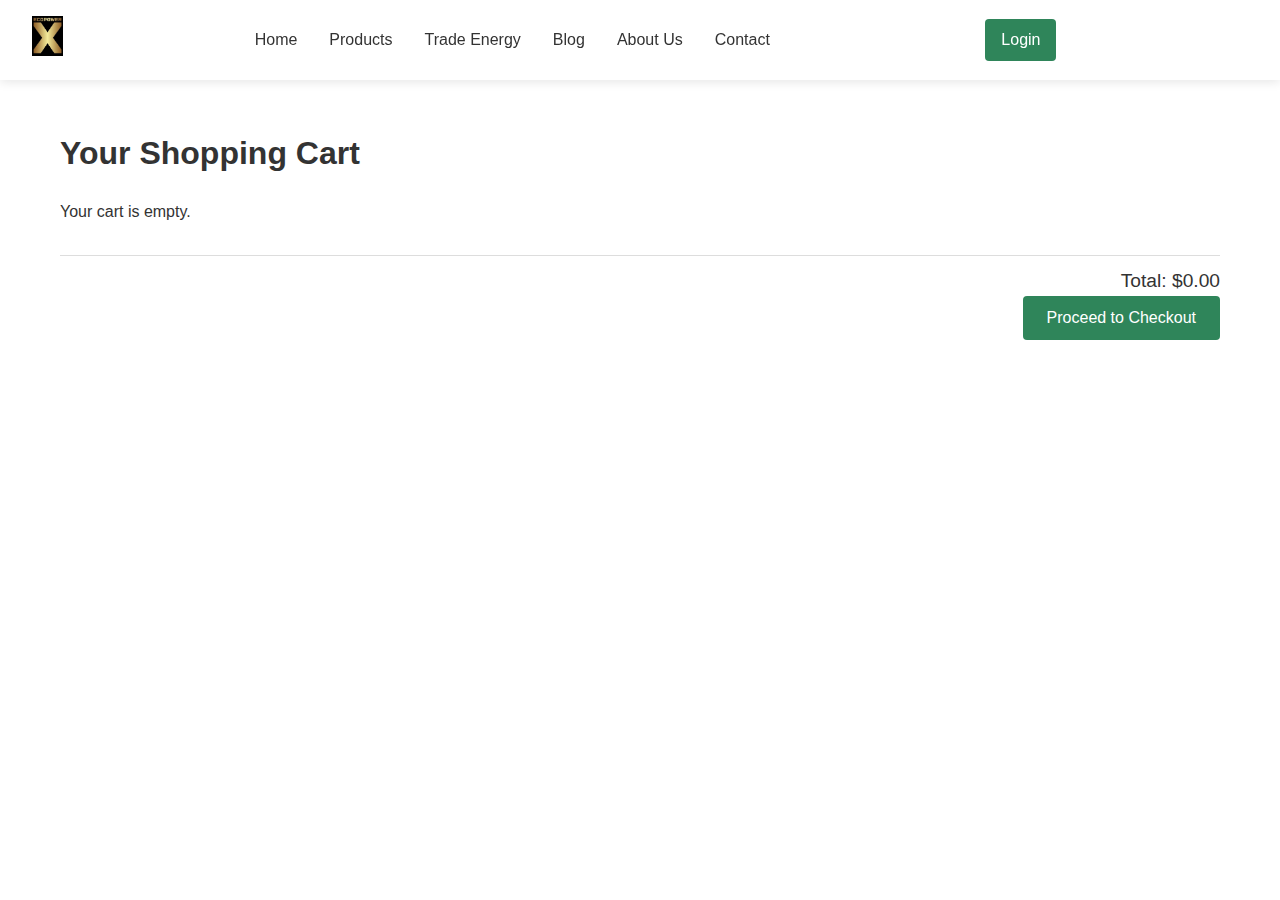
<file: cart.html>
<!DOCTYPE html>
<html lang="en">
<head>
  <meta charset="UTF-8" />
  <meta name="viewport" content="width=device-width, initial-scale=1.0"/>
  <title>Your Cart - EcoPowerX</title>
  <link rel="stylesheet" href="css/style.css" />
  <link rel="stylesheet" href="css/cart.css" />
</head>
<body>
      <nav class="navbar">
        <div class="nav-container">
            <a href="index.html" class="logo">
                <img src="images/logo.png" alt="EcoPowerX">
            </a>
            <ul class="nav-links">
                <li><a href="index.html">Home</a></li>
                <li><a href="products.html" class="active">Products</a></li>
                <li><a href="trade.html">Trade Energy</a></li>
                <li><a href="blog.html">Blog</a></li>
                <li><a href="about.html">About Us</a></li>
                <li><a href="contact.html">Contact</a></li>
            </ul>
            <div class="nav-icons">
                <a href="#search"><i class="fas fa-search"></i></a>
          
                <a href="#login" class="login-btn">Login</a>
            </div>
            <div class="mobile-menu-btn">
                <i class="fas fa-bars"></i>
            </div>
        </div>
    </nav>

  <main class="container" id ="cartMain">
    <br>
    <br>
    <br>
    <br>
    <br>
    <h1>Your Shopping Cart</h1>
    <div id="cartItemsContainer" class="cart-items"></div>
    <div class="cart-footer">
      <p>Total: $<span id="cartTotal">0.00</span></p>
      <button class="btn primary" id="checkoutBtn">Proceed to Checkout</button>
    </div>
  </main>

  <script>
    let cart = JSON.parse(localStorage.getItem("cart")) || [];

    const container = document.getElementById("cartItemsContainer");
    const totalSpan = document.getElementById("cartTotal");

    function updateCartUI() {
      container.innerHTML = "";
      let total = 0;

      if (cart.length === 0) {
        container.innerHTML = "<p>Your cart is empty.</p>";
        totalSpan.textContent = "0.00";
        return;
      }

      cart.forEach((item, index) => {
        total += item.price * item.quantity;
        container.innerHTML += `
          <div class="cart-item">
              <img src="${item.imgSrc}" alt="${item.title}">
              <div>
                  <p><strong>${item.title}</strong></p>
                  <p>$${item.price} x ${item.quantity}</p>
              </div>
              <button onclick="removeItem(${index})" class="btn secondary">Remove</button>
          </div>
        `;
      });

      totalSpan.textContent = total.toFixed(2);
    }

    function removeItem(index) {
      cart.splice(index, 1);
      localStorage.setItem("cart", JSON.stringify(cart));
      updateCartUI();
    }

    updateCartUI();
  </script>
</body>
</html>
</file>
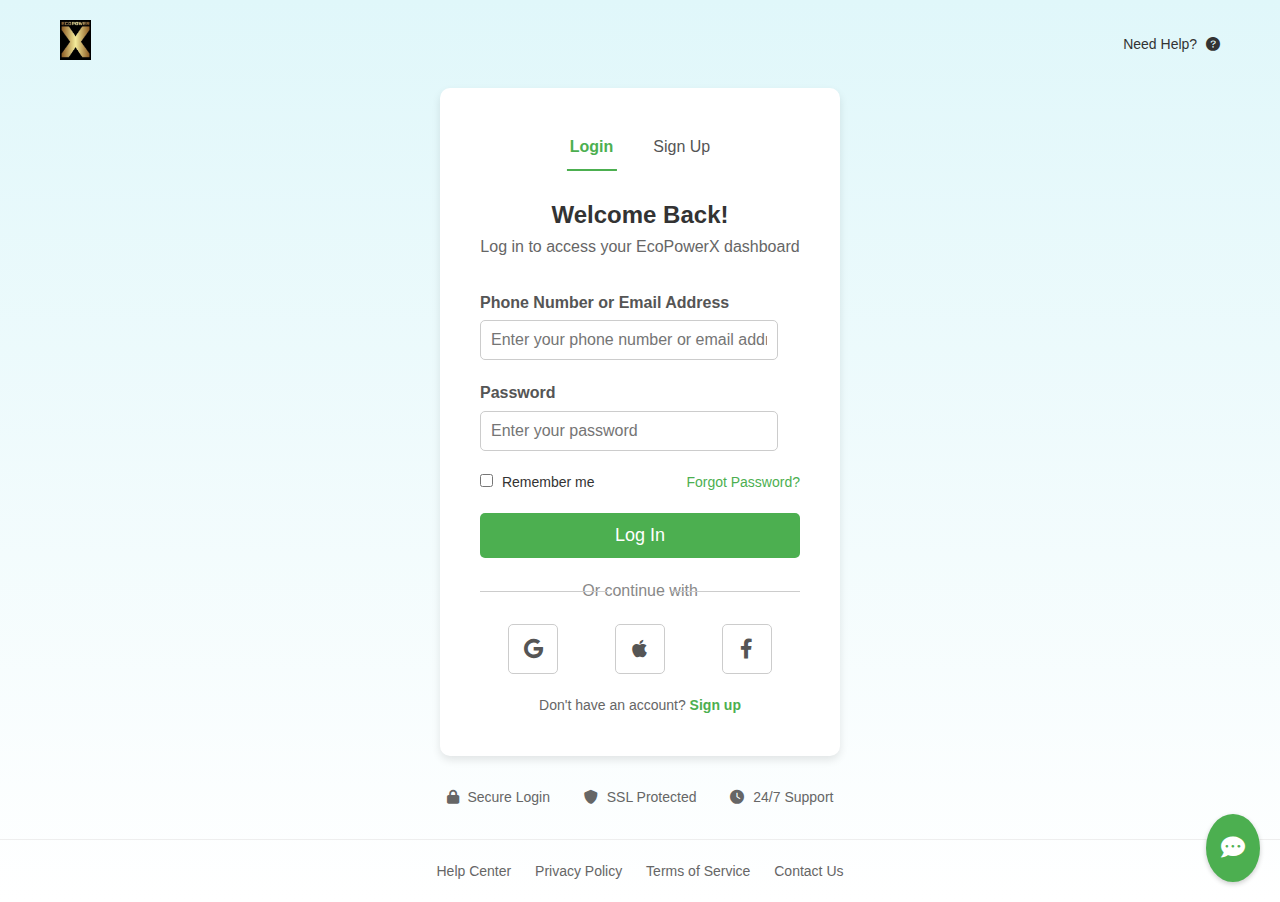
<file: login.html>
<!DOCTYPE html>
<html lang="en">
<head>
    <meta charset="UTF-8">
    <meta name="viewport" content="width=device-width, initial-scale=1.0">
    <title>Login - EcoPowerX</title>
    <link rel="stylesheet" href="css/style.css">
    <link rel="stylesheet" href="css/login.css">
    <link rel="stylesheet" href="https://cdnjs.cloudflare.com/ajax/libs/font-awesome/6.0.0/css/all.min.css">
</head>
<body>
    <div class="container">
        <header class="header">
            <a href="index.html" class="logo">
                <img src="images/logo.png" alt="EcoPowerX">
            </a>
            <div class="help-link">
                <a href="#">Need Help? <i class="fas fa-question-circle"></i></a>
            </div>
        </header>

        <main class="main-content">
            <div class="login-card">
                <div class="tabs">
                    <button type="button" class="tab active" id="loginTab">Login</button>
                    <button type="button" class="tab" id="signupTab">Sign Up</button>
                </div>
                <div class="welcome-message" id="loginWelcome">
                    <h2>Welcome Back!</h2>
                    <p>Log in to access your EcoPowerX dashboard</p>
                </div>
                <div class="welcome-message" id="signupWelcome" style="display:none;">
                    <h2>Create Your Account</h2>
                    <p>Sign up to start your EcoPowerX journey</p>
                </div>
                <form class="login-form" id="loginForm">
                    <div class="form-group">
                        <label for="login-identifier">Phone Number or Email Address</label>
                        <input type="text" id="login-identifier" placeholder="Enter your phone number or email address">
                    </div>
                    <div class="form-group">
                        <label for="password">Password</label>
                        <input type="password" id="password" placeholder="Enter your password">
                    </div>
                    <div class="options">
                        <label class="remember-me">
                            <input type="checkbox"> Remember me
                        </label>
                        <a href="#" class="forgot-password">Forgot Password?</a>
                    </div>
                    <button type="submit" class="btn login-btn">Log In</button>
                </form>
                <form class="login-form" id="signupForm" style="display:none;">
                    <div class="form-group">
                        <label for="signup-identifier">Phone Number or Email Address</label>
                        <input type="text" id="signup-identifier" placeholder="Enter your phone number or email address">
                    </div>
                    <div class="form-group">
                        <label for="signup-password">Password</label>
                        <input type="password" id="signup-password" placeholder="Create a password">
                    </div>
                    <div class="form-group">
                        <label for="signup-confirm-password">Confirm Password</label>
                        <input type="password" id="signup-confirm-password" placeholder="Confirm your password">
                    </div>
                    <button type="submit" class="btn login-btn">Sign Up</button>
                </form>
                <div class="or-divider">Or continue with</div>
                <div class="social-login">
                    <button class="social-btn google"><i class="fab fa-google"></i></button>
                    <button class="social-btn apple"><i class="fab fa-apple"></i></button>
                    <button class="social-btn facebook"><i class="fab fa-facebook-f"></i></button>
                </div>
                <div class="signup-link">
                    Don't have an account? <a href="#" id="signupLink">Sign up</a>
                </div>
            </div>
        </main>

        <section class="security-support">
            <span><i class="fas fa-lock"></i> Secure Login</span>
            <span><i class="fas fa-shield-alt"></i> SSL Protected</span>
            <span><i class="fas fa-clock"></i> 24/7 Support</span>
        </section>
    </div>

    <footer class="full-footer">
        <div class="footer-links">
            <a href="#">Help Center</a>
            <a href="#">Privacy Policy</a>
            <a href="#">Terms of Service</a>
            <a href="#">Contact Us</a>
        </div>
        <div class="chat-icon">
             <i class="fas fa-comment-dots"></i>
        </div>
    </footer>
</body>
</html>
</file>
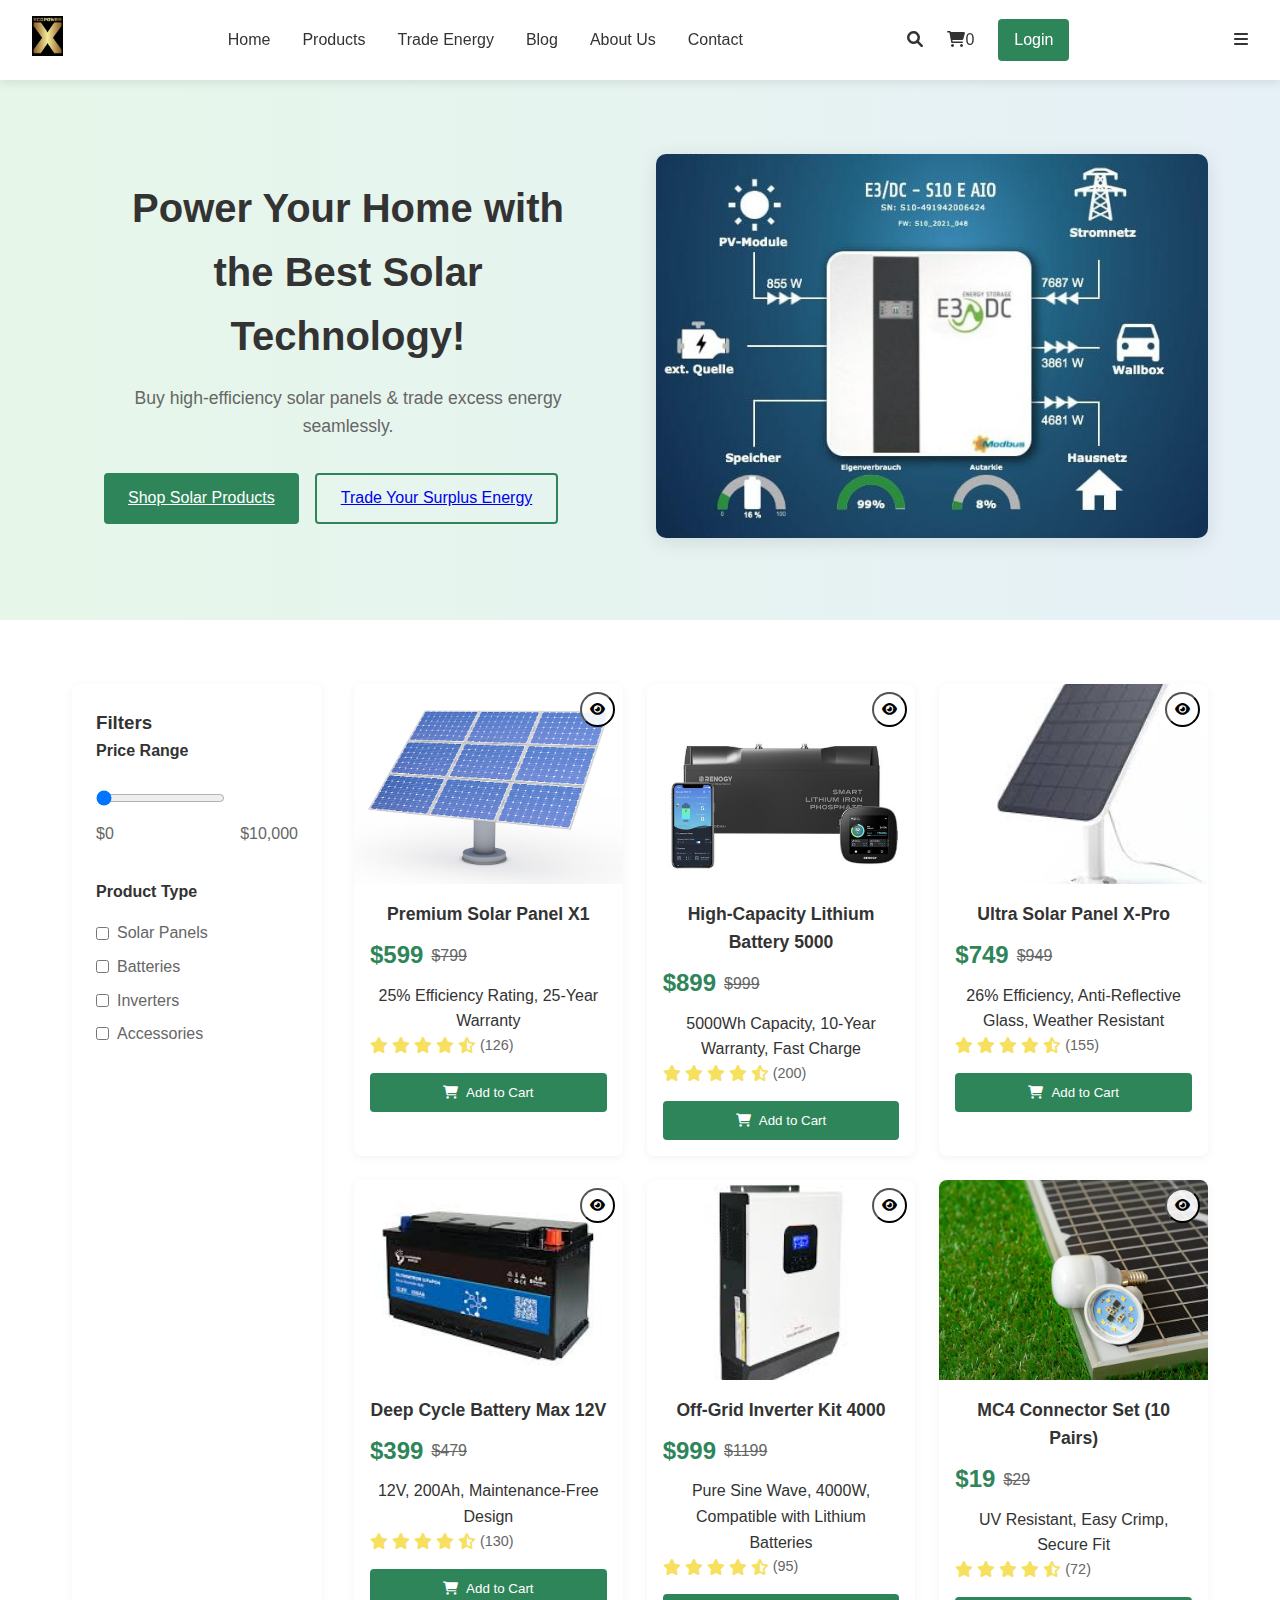
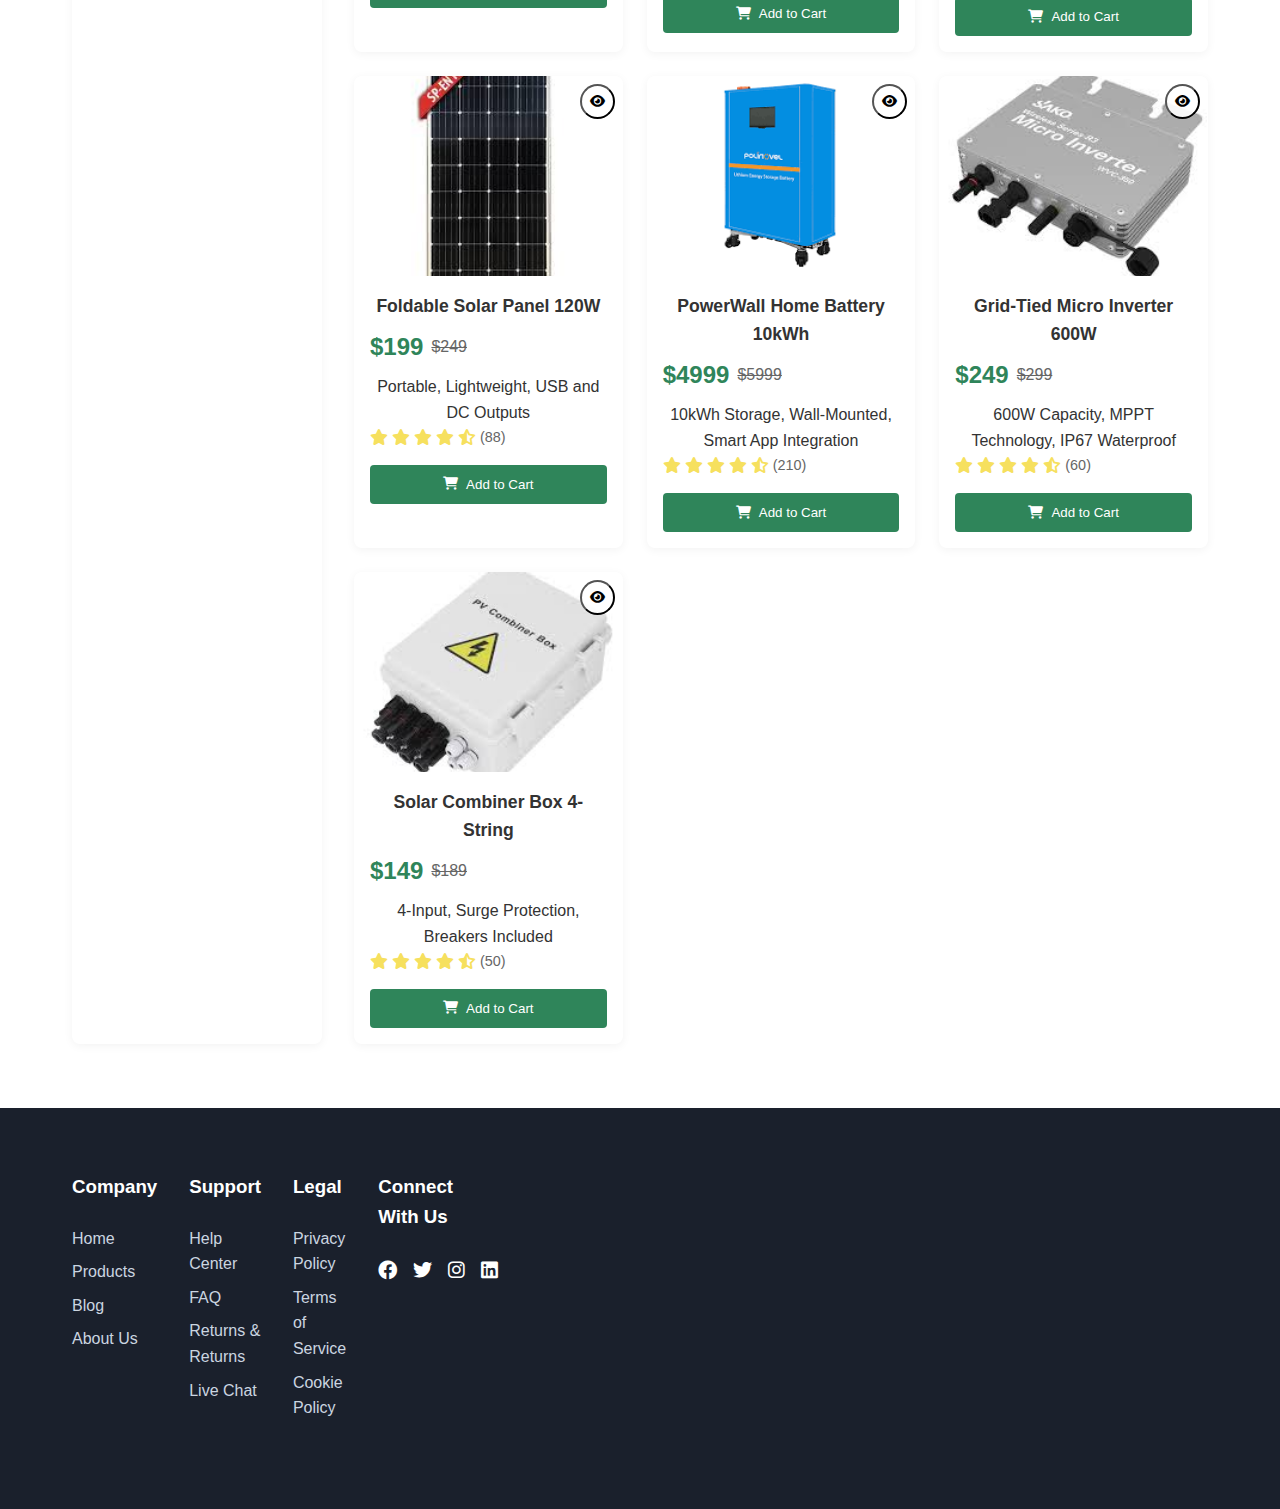
<file: products.html>
<!DOCTYPE html>
<html lang="en">
<head>
    <meta charset="UTF-8">
    <meta name="viewport" content="width=device-width, initial-scale=1.0">
    <title>Products - EcoPowerX</title>
    <link rel="stylesheet" href="css/style.css">
    <link rel="stylesheet" href="css/products.css">
    <link rel="stylesheet" href="css/grid.css">
    <link rel="stylesheet" href="css/cart.css">
    <!-- External Icon Library -->
    <link rel="stylesheet" href="https://cdnjs.cloudflare.com/ajax/libs/font-awesome/6.0.0/css/all.min.css">
</head>
<body>
    <!-- Main Navigation Component -->
    <nav class="navbar">
        <div class="nav-container">
            <a href="index.html" class="logo">
                <img src="images/logo.png" alt="EcoPowerX">
            </a>
            <ul class="nav-links">
                <li><a href="index.html">Home</a></li>
                <li><a href="products.html" class="active">Products</a></li>
                <li><a href="trade.html">Trade Energy</a></li>
                <li><a href="blog.html">Blog</a></li>
                <li><a href="about.html">About Us</a></li>
                <li><a href="contact.html">Contact</a></li>
            </ul>
            <div class="nav-icons">
                <a href="#search"><i class="fas fa-search"></i></a>
                <a href="cart.html"><i class="fas fa-shopping-cart"></i><span class="cart-count">0</span></a>
                <a href="#login" class="login-btn">Login</a>
            </div>
            <div class="mobile-menu-btn">
                <i class="fas fa-bars"></i>
            </div>
        </div>
    </nav>

    <!-- Hero Section Component -->
    <section class="hero">
        <div class="hero-container">
            <div class="hero-content">
                <h1>Power Your Home with the Best Solar Technology!</h1>
                <p>Buy high-efficiency solar panels & trade excess energy seamlessly.</p>
                <div class="hero-buttons">
                    <a href="#productsGrid" class="btn primary">Shop Solar Products</a>
                    <button class="btn secondary"><a href="trade.html">Trade Your Surplus Energy</a></button>
                </div>
            </div>
            <div class="hero-image">
                <img src="images/solar-dashboard.jpg" alt="Solar Dashboard">
            </div>
        </div>
    </section>

    <!-- Products Catalog Component -->
    <section class="products-section">
        <div class="container">
            <!-- Filter Sidebar Component -->
            <aside class="filters">
                <h3>Filters</h3>
                <div class="filter-group">
                    <h4>Price Range</h4>
                    <div class="price-slider">
                        <input type="range" id="priceRange" min="0" max="10000" value="0">
                        <div class="price-values">
                            <span id="minPrice">$0</span>
                            <span id="maxPrice">$10,000</span>
                        </div>
                    </div>
                </div>
                <div class="filter-group">
                    <h4>Product Type</h4>
                  <div class="checkbox-group">
                    <label><input type="checkbox" value="solar-panels"> Solar Panels</label>
                    <label><input type="checkbox" value="batteries"> Batteries</label>
                    <label><input type="checkbox" value="inverters"> Inverters</label>
                    <label><input type="checkbox" value="accessories"> Accessories</label>
                 </div>
            </aside>

            <!-- Products Grid Component -->
            <div class="products-grid" id="productsGrid">
                <!-- Dynamic Product Cards -->
            </div>
        </div>
    </section>


    <!-- Footer Grid Component -->
    <footer class="footer">
        <div class="container">
            <div class="footer-grid">
                <div class="footer-section">
                    <h3>Company</h3>
                    <ul>
                        <li><a href="#">Home</a></li>
                        <li><a href="#">Products</a></li>
                        <li><a href="#">Blog</a></li>
                        <li><a href="#">About Us</a></li>
                    </ul>
                </div>
                <div class="footer-section">
                    <h3>Support</h3>
                    <ul>
                        <li><a href="#">Help Center</a></li>
                        <li><a href="#">FAQ</a></li>
                        <li><a href="#">Returns & Returns</a></li>
                        <li><a href="#">Live Chat</a></li>
                    </ul>
                </div>
                <div class="footer-section">
                    <h3>Legal</h3>
                    <ul>
                        <li><a href="#">Privacy Policy</a></li>
                        <li><a href="#">Terms of Service</a></li>
                        <li><a href="#">Cookie Policy</a></li>
                    </ul>
                </div>
                <div class="footer-section">
                    <h3>Connect With Us</h3>
                    <div class="social-links">
                        <a href="#"><i class="fab fa-facebook"></i></a>
                        <a href="#"><i class="fab fa-twitter"></i></a>
                        <a href="#"><i class="fab fa-instagram"></i></a>
                        <a href="#"><i class="fab fa-linkedin"></i></a>
                    </div>
                </div>
            </div>
        </div>
    </footer>
 


    <script src="js/main.js"></script>
 

</body>
</html>
    <!-- JavaScript Dependencies -->
    <script src="js/main.js"></script>
    <script src="js/products.js"></script>
    <script src="js/cart.js"></script>

</body>

</html>
</file>
<file: css/cart.css>
/* Sidebar Cart Styles */
.cart-sidebar {
    position: fixed;
    right: 0;
    top: 0;
    width: 350px;
    height: 100%;
    background: #fff;
    box-shadow: -2px 0 5px rgba(0,0,0,0.2);
    padding: 20px;
    transform: translateX(100%);
    transition: transform 0.3s ease-in-out;
    z-index: 999;
    display: flex;
    flex-direction: column;
    justify-content: space-between;
}
#cartmain {
    position: relative;
    margin-top: 100%;
}


.cart-sidebar.visible {
    transform: translateX(0);
}

.cart-header {
    display: flex;
    justify-content: space-between;
    align-items: center;
}

.cart-items {
    flex-grow: 1;
    margin-top: 20px;
    overflow-y: auto;
}

.cart-item {
    display: flex;
    justify-content: space-between;
    margin-bottom: 15px;
    border-bottom: 1px solid #ddd;
    padding-bottom: 10px;
}

.cart-item img {
    width: 50px;
    height: 50px;
    object-fit: cover;
}

.cart-footer {
    border-top: 1px solid #ddd;
    padding-top: 10px;
}

.hidden {
    display: none;
}

.cart-items {
  display: flex;
  flex-direction: column;
  gap: 1rem;
  margin-top: 20px;
}

.cart-item {
  display: flex;
  gap: 15px;
  align-items: center;
  border-bottom: 1px solid #ddd;
  padding-bottom: 10px;
}

.cart-item img {
  width: 80px;
  height: 80px;
  object-fit: cover;
}

.cart-footer {
  margin-top: 30px;
  font-size: 1.2rem;
  text-align: right;
}
</file>
<file: css/login.css>
body {
    font-family: sans-serif;
    margin: 0;
    padding: 0;
    background: linear-gradient(to bottom, #e0f7fa, #ffffff);
    display: flex;
    flex-direction: column;
    min-height: 100vh;
    align-items: center;
}

.container {
    width: 100%;
    max-width: 1200px;
    margin: 0 auto;
    padding: 0 20px;
    display: flex;
    flex-direction: column;
    align-items: center;
}

.header {
    width: 100%;
    display: flex;
    justify-content: space-between;
    align-items: center;
    padding: 20px 0;
}

.logo img {
    height: 40px;
}

.help-link a {
    text-decoration: none;
    color: #333;
    font-size: 14px;
}

.help-link i {
    margin-left: 5px;
}

.main-content {
    flex-grow: 1;
    display: flex;
    justify-content: center;
    align-items: center;
    width: 100%;
}

.login-card {
    background-color: #fff;
    padding: 40px;
    border-radius: 10px;
    box-shadow: 0 4px 8px rgba(0, 0, 0, 0.1);
    text-align: center;
    width: 100%;
    max-width: 400px;
}

.tabs {
    display: flex;
    justify-content: center;
    margin-bottom: 30px;
}

.tab {
    background: none;
    border: none;
    padding: 10px 20px;
    cursor: pointer;
    font-size: 16px;
    color: #555;
    position: relative;
}

.tab.active {
    color: #4CAF50;
    font-weight: bold;
}

.tab.active::after {
    content: '';
    position: absolute;
    bottom: -5px;
    left: 50%;
    transform: translateX(-50%);
    width: 60%;
    height: 2px;
    background-color: #4CAF50;
}

.welcome-message h2 {
    margin-top: 0;
    color: #333;
}

.welcome-message p {
    color: #666;
    margin-bottom: 30px;
}

.form-group {
    text-align: left;
    margin-bottom: 20px;
}

.form-group label {
    display: block;
    margin-bottom: 5px;
    font-weight: bold;
    color: #555;
}

.form-group input {
    width: calc(100% - 22px);
    padding: 10px;
    border: 1px solid #ccc;
    border-radius: 5px;
    font-size: 16px;
}

.options {
    display: flex;
    justify-content: space-between;
    align-items: center;
    margin-bottom: 20px;
    font-size: 14px;
}

.remember-me input {
    margin-right: 5px;
}

.forgot-password {
    text-decoration: none;
    color: #4CAF50;
}

.btn.login-btn {
    background-color: #4CAF50;
    color: white;
    padding: 12px 20px;
    border: none;
    border-radius: 5px;
    cursor: pointer;
    font-size: 18px;
    width: 100%;
    margin-bottom: 20px;
}

.or-divider {
    margin-bottom: 20px;
    color: #888;
    position: relative;
}

.or-divider::before, .or-divider::after {
    content: '';
    position: absolute;
    top: 50%;
    width: 40%;
    height: 1px;
    background-color: #ccc;
}

.or-divider::before {
    left: 0;
}

.or-divider::after {
    right: 0;
}

.social-login {
    display: flex;
    justify-content: space-around;
    margin-bottom: 20px;
}

.social-btn {
    background: none;
    border: 1px solid #ccc;
    border-radius: 5px;
    padding: 10px;
    cursor: pointer;
    font-size: 20px;
    width: 50px;
    height: 50px;
    display: flex;
    justify-content: center;
    align-items: center;
    color: #555;
}

.signup-link {
    font-size: 14px;
    color: #666;
}

.signup-link a {
    text-decoration: none;
    color: #4CAF50;
    font-weight: bold;
}

.security-support {
    width: 100%;
    text-align: center;
    margin-top: 30px;
    margin-bottom: 30px;
    color: #666;
    font-size: 14px;
}

.security-support span {
    margin: 0 15px;
}

.security-support i {
    margin-right: 5px;
}

.full-footer {
    width: 100%;
    display: flex;
    justify-content: center;
    align-items: center;
    padding: 20px 0;
    border-top: 1px solid #eee;
    color: #666;
    font-size: 14px;
    position: relative;
}

.footer-links a {
    text-decoration: none;
    color: #666;
    margin: 0 10px;
}

.chat-icon {
     position: absolute;
     right: 20px;
     bottom: 20px;
     background-color: #4CAF50;
     color: white;
     border-radius: 50%;
     padding: 15px;
     font-size: 24px;
     cursor: pointer;
     box-shadow: 0 2px 5px rgba(0,0,0,0.2);
}
</file>
<file: css/products.css>
/* Products Page Specific Styles */
.hero {
    background: linear-gradient(to right, #e6f7e9, #e6f0f7);
    padding: 4rem 0;
}

.hero-container {
    max-width: 1200px;
    margin: 0 auto;
    padding: 0 1rem;
    display: grid;
    grid-template-columns: 1fr 1fr;
    gap: 2rem;
    align-items: center;
}

.hero-content h1 {
    font-size: 2.5rem;
    margin-bottom: 1rem;
    color: #333;
}

.hero-content p {
    font-size: 1.1rem;
    color: #666;
    margin-bottom: 2rem;
}

.hero-buttons {
    display: flex;
    gap: 1rem;
}

.hero-image img {
    width: 100%;
    border-radius: 10px;
    box-shadow: 0 4px 20px rgba(0, 0, 0, 0.1);
}

/* Products Section */
.products-section {
    padding: 4rem 0;
}

.container {
    max-width: 1200px;
    margin: 0 auto;
    padding: 0 1rem;
    display: grid;
    grid-template-columns: 250px 1fr;
    gap: 2rem;
}

/* Filters */
.filters {
    background: white;
    padding: 1.5rem;
    border-radius: 8px;
    box-shadow: 0 2px 10px rgba(0, 0, 0, 0.05);
}

.filter-group {
    margin-bottom: 1.5rem;
}

.filter-group h4 {
    margin-bottom: 1rem;
    color: #333;
}

.price-slider {
    padding: 0.5rem 0;
}

.price-values {
    display: flex;
    justify-content: space-between;
    margin-top: 0.5rem;
    color: #666;
}

.checkbox-group {
    display: flex;
    flex-direction: column;
    gap: 0.5rem;
}

.checkbox-group label {
    display: flex;
    align-items: center;
    gap: 0.5rem;
    color: #666;
    cursor: pointer;
}

/* Products Grid */
.products-grid {
    display: grid;
    grid-template-columns: repeat(auto-fill, minmax(250px, 1fr));
    gap: 1.5rem;
}

.product-card {
    background: white;
    border-radius: 8px;
    overflow: hidden;
    box-shadow: 0 2px 10px rgba(0, 0, 0, 0.05);
    transition: transform 0.3s ease;
}

.product-card:hover {
    transform: translateY(-5px);
}

.product-image {
    position: relative;
    height: 200px;
}

.product-image img {
    width: 100%;
    height: 100%;
    object-fit: cover;
}

.quick-view {
    position: absolute;
    top: 0.5rem;
    right: 0.5rem;
    background: rgba(255, 255, 255, 0.9);
    border-radius: 50%;
    width: 35px;
    height: 35px;
    display: flex;
    align-items: center;
    justify-content: center;
    cursor: pointer;
    transition: background 0.3s ease;
}

.product-info {
    padding: 1rem;
}

.product-title {
    font-size: 1.1rem;
    margin-bottom: 0.5rem;
    color: #333;
}

.product-price {
    display: flex;
    align-items: center;
    gap: 0.5rem;
    margin-bottom: 0.5rem;
}

.current-price {
    font-size: 1.5rem;
    font-weight: bold;
    color: #2f855a;
}

.original-price {
    color: #666;
    text-decoration: line-through;
}

.product-rating {
    display: flex;
    align-items: center;
    gap: 0.25rem;
    margin-bottom: 1rem;
}

.star {
    color: #f6e05e;
}

.review-count {
    color: #666;
    font-size: 0.9rem;
}

.add-to-cart {
    width: 100%;
    padding: 0.75rem;
    background: #2f855a;
    color: white;
    border: none;
    border-radius: 4px;
    cursor: pointer;
    display: flex;
    align-items: center;
    justify-content: center;
    gap: 0.5rem;
    transition: background 0.3s ease;
}

.add-to-cart:hover {
    background: #276749;
}

/* Responsive Design */
@media (max-width: 968px) {
    .hero-container {
        grid-template-columns: 1fr;
    }

    .container {
        grid-template-columns: 1fr;
    }

    .filters {
        position: sticky;
        top: 0;
    }
}
</file>
<file: css/grid.css>
/* Grid System Configuration */
:root {
    --container-padding: 2rem;
    --container-max-width: 1200px;
}

/* Container Layout Properties */
.container {
    max-width: var(--container-max-width);
    margin: 0 auto;
    padding: 0 var(--container-padding);
}

/* Grid Layout Definitions */
.product-grid,
.steps-grid,
.benefits-grid,
.testimonial-grid,
.footer-grid {
    display: grid;
    gap: 2rem;
}

/* Desktop Layout Configuration (1200px and above) */
@media (min-width: 1200px) {
    .product-grid {
        grid-template-columns: repeat(3, 1fr);
    }
    .steps-grid {
        grid-template-columns: repeat(3, 1fr);
    }
    .benefits-grid {
        grid-template-columns: repeat(3, 1fr);
    }
    .testimonial-grid {
        grid-template-columns: repeat(3, 1fr);
    }
    .footer-grid {
        grid-template-columns: repeat(4, 1fr);
    }
}

/* Tablet Layout Configuration (768px to 1199px) */
@media (max-width: 1199px) and (min-width: 768px) {
    .product-grid {
        grid-template-columns: repeat(2, 1fr);
    }
    .steps-grid {
        grid-template-columns: repeat(2, 1fr);
    }
    .benefits-grid {
        grid-template-columns: repeat(2, 1fr);
    }
    .testimonial-grid {
        grid-template-columns: repeat(2, 1fr);
    }
    .footer-grid {
        grid-template-columns: repeat(2, 1fr);
    }
}

/* Mobile Layout Configuration (767px and below) */
@media (max-width: 767px) {
    .product-grid,
    .steps-grid,
    .benefits-grid,
    .testimonial-grid,
    .footer-grid {
        grid-template-columns: 1fr;
    }
    
    .container {
        padding: 0 1rem;
    }
}

/* Card Component Layout Properties */
.product-card,
.step-card,
.benefit-card,
.testimonial-card {
    height: 100%;
    display: flex;
    flex-direction: column;
}

/* Hero Section Layout Properties */
.hero-content,
.hero-container {
    max-width: var(--container-max-width);
    margin: 0 auto;
    padding: 0 var(--container-padding);
}

/* Mobile Navigation Layout Properties */
@media (max-width: 767px) {
    .nav-container {
        padding: 0 1rem;
    }
    
    .nav-links {
        padding: 1rem;
    }
}

/* Table Component Responsive Properties */
.listings-table {
    overflow-x: auto;
    -webkit-overflow-scrolling: touch;
}

/* Form Component Layout Properties */
.form-container {
    max-width: 600px;
    margin: 0 auto;
    padding: 2rem;
}

/* Mobile Form Layout Properties */
@media (max-width: 767px) {
    .form-container {
        padding: 1rem;
    }
}
</file>
<file: css/style.css>
/* --- Global and Base Styles --- */
/* These rules reset and establish basic styles for the entire document. */
* {
    margin: 0;
    padding: 0;
    box-sizing: border-box;
}

body {
    font-family: 'Arial', sans-serif;
    line-height: 1.6;
    color: #333;
}

.container {
    max-width: 1200px;
    margin: 0 auto;
    padding: 0 20px;
}

/* --- Navigation (Navbar) --- */
/* Styles for the top navigation bar. */
.navbar {
    position: fixed;
    top: 0;
    left: 0;
    width: 100%;
    background: white;
    box-shadow: 0 2px 10px rgba(0, 0, 0, 0.1);
    z-index: 1000;
}

.nav-container {
    display: flex;
    justify-content: space-between;
    align-items: center;
    padding: 1rem 2rem;
}

.logo img {
    height: 40px;
}

.nav-links {
    display: flex;
    gap: 2rem;
    list-style: none;
}

.nav-links a {
    text-decoration: none;
    color: #333;
    font-weight: 500;
    transition: color 0.3s ease;
}

.nav-links a:hover {
    color: #2f855a;
}

.nav-icons {
    display: flex;
    align-items: center;
    gap: 1.5rem;
}

.nav-icons a {
    color: #333;
    text-decoration: none;
}

.login-btn {
    padding: 0.5rem 1rem;
    background: #2f855a;
    color: white !important;
    border-radius: 4px;
    transition: background 0.3s ease;
}

.login-btn:hover {
    background: #276749;
}

/* --- Hero Section (Main) --- */
/* Styles for the first visually prominent section of the page. */
.hero {
    margin-top: 80px;
    background: url('/images/main.jpg');
    background-size: cover;
    background-position: center;
    height: 60vh;
    min-height: 350px;
    max-height: 700px;
    display: flex;
    flex-direction: column;
    align-items: center;
    justify-content: center;
    text-align: center;
    color: white;
}

.hero-content {
    max-width: 800px;
    margin: 0 auto;
    padding: 0 20px;
}

.hero h1 {
    font-size: 3.5rem;
    margin-bottom: 1rem;
}

.hero h2 {
    font-size: 2.5rem;
    margin-bottom: 1.5rem;
}

.hero p {
    font-size: 1.2rem;
    margin-bottom: 2rem;
}

/* --- General Buttons --- */
/* Styles for different types of buttons. */
.btn {
    padding: 0.8rem 1.5rem;
    border: none;
    border-radius: 4px;
    font-size: 1rem;
    cursor: pointer;
    transition: all 0.3s ease;
}

.btn.primary {
    background: #2f855a;
    color: white;
}

.btn.primary:hover {
    background: #276749;
}

.btn.secondary {
    background: transparent;
    border: 2px solid #2f855a;
    color: #2f855a;
    align-items: center;
}

.btn.secondary:hover {
    background: white;
    color: #2f855a;
}

#viewAllProducts {
    display: flex;
    justify-content: center;
    margin-bottom: 2%;
}

/* --- Featured Products --- */
/* Styles for the section displaying main products. */
.featured-products {
    padding: 4rem 0;
}

.featured-products h2 {
    text-align: center;
    margin-bottom: 3rem;
}

.product-grid {
    display: grid;
    grid-template-columns: repeat(auto-fit, minmax(300px, 1fr));
    gap: 2rem;
    margin-bottom: 2rem;
}

.product-card {
    background: white;
    border-radius: 8px;
    overflow: hidden;
    box-shadow: 0 2px 10px rgba(0, 0, 0, 0.1);
    transition: transform 0.3s ease;
}

.product-card:hover {
    transform: translateY(-5px);
}

.product-card img {
    width: 100%;
    height: 200px;
    object-fit: cover;
}

.product-info {
    padding: 1.5rem;
    text-align: center;
}

.product-info h3 {
    margin-bottom: 0.5rem;
}

.price {
    font-size: 1.5rem;
    color: #2f855a;
    font-weight: bold;
    margin-bottom: 1rem;
}

/* --- How It Works Section --- */
/* Styles to explain steps or a process. */
.how-it-works {
    background: #f7fafc;
    padding: 4rem 0;
}

.floating-help {
    position: fixed;
    bottom: 20px;
    right: 20px;
    background-color: #fff3cd;
    color: #856404;
    padding: 15px 20px;
    border: 1px solid #ffeeba;
    border-radius: 10px;
    box-shadow: 0 2px 8px rgba(0, 0, 0, 0.2);
    z-index: 9999;
    font-size: 16px;
}

.steps-grid {
    display: grid;
    grid-template-columns: repeat(auto-fit, minmax(250px, 1fr));
    gap: 2rem;
    margin-top: 3rem;
}

.step-card {
    text-align: center;
    padding: 2rem;
}

.step-icon {
    font-size: 2.5rem;
    color: #2f855a;
    margin-bottom: 1rem;
}

/* --- Benefits Section --- */
/* Styles to highlight advantages or benefits. */
.benefits {
    padding: 4rem 0;
}

.benefits-grid {
    display: grid;
    grid-template-columns: repeat(auto-fit, minmax(250px, 1fr));
    gap: 2rem;
    margin-top: 3rem;
}

.benefit-card {
    text-align: center;
    padding: 2rem;
    background: white;
    border-radius: 8px;
    box-shadow: 0 2px 10px rgba(0, 0, 0, 0.1);
}

.benefit-card i {
    font-size: 2rem;
    color: #2f855a;
    margin-bottom: 1rem;
}

/* --- Testimonials --- */
/* Styles for the client testimonials section. */
.testimonials {
    background: #f7fafc;
    padding: 4rem 0;
}

.testimonial-grid {
    display: grid;
    grid-template-columns: repeat(auto-fit, minmax(300px, 1fr));
    gap: 2rem;
    margin-top: 3rem;
}

.testimonial-card {
    background: white;
    padding: 2rem;
    border-radius: 8px;
    box-shadow: 0 2px 10px rgba(0, 0, 0, 0.1);
}

.customer-info {
    display: flex;
    align-items: center;
    margin-bottom: 1rem;
}

.customer-info img {
    width: 50px;
    height: 50px;
    border-radius: 50%;
    margin-right: 1rem;
}

.rating {
    color: #f6ad55;
    margin-top: 1rem;
}

/* --- Call to Action (CTA) Section --- */
/* Styles to prompt the user to take an action. */
.cta {
    background: #2f855a;
    color: white;
    padding: 4rem 0;
    text-align: center;
}

.cta h2 {
    margin-bottom: 2rem;
}

.cta-buttons {
    display: flex;
    justify-content: center;
    gap: 1rem;
}

/* --- Footer --- */
/* Styles for the website footer. */
.footer {
    background: #1a202c;
    color: white;
    padding: 4rem 0 2rem;
}

.footer-grid {
    display: grid;
    grid-template-columns: repeat(auto-fit, minmax(200px, 1fr));
    gap: 2rem;
    margin-bottom: 3rem;
}

.footer-section h3 {
    margin-bottom: 1.5rem;
}

.footer-section ul {
    list-style: none;
}

.footer-section ul li {
    margin-bottom: 0.5rem;
}

.footer-section a {
    color: #cbd5e0;
    text-decoration: none;
    transition: color 0.3s ease;
}

.footer-section a:hover {
    color: white;
}

.newsletter-form {
    display: flex;
    gap: 0.5rem;
}

.newsletter-form input {
    padding: 0.5rem;
    border: none;
    border-radius: 4px;
    flex-grow: 1;
}

.footer-bottom {
    border-top: 1px solid #2d3748;
    padding-top: 2rem;
    display: flex;
    justify-content: space-between;
    align-items: center;
}

.social-links {
    display: flex;
    gap: 1rem;
}

.social-links a {
    color: white;
    font-size: 1.2rem;
    transition: color 0.3s ease;
}

.social-links a:hover {
    color: #2f855a;
}

/* --- Responsive Design (Media Queries) --- */
/* Rules that adjust the layout for different screen sizes. */
@media (max-width: 768px) {
    .nav-links {
        display: none; /* Hides navigation links on small screens */
    }

    .mobile-menu-btn {
        display: block; /* Shows a button for the mobile menu */
    }

    .hero h1 {
        font-size: 2.5rem;
    }

    .hero h2 {
        font-size: 1.8rem;
    }

    .cta-buttons {
        flex-direction: column; /* Stacks CTA buttons vertically */
    }

    .footer-bottom {
        flex-direction: column; /* Stacks footer elements vertically */
        text-align: center;
        gap: 1rem;
    }
}
/* AI Assistant styles  */
.ai-assistant-btn {
  position: fixed;
  bottom: 20px;
  right: 20px;
  background-color: #2f855a;
  color: white;
  border: none;
  padding: 12px 16px;
  border-radius: 50px;
  font-size: 16px;
  cursor: pointer;
  z-index: 1000;
}

.ai-chat-box {
  position: fixed;
  bottom: 80px;
  right: 20px;
  width: 300px;
  background: white;
  border: 1px solid #ccc;
  border-radius: 8px;
  z-index: 1000;
  box-shadow: 0 4px 8px rgba(0,0,0,0.2);
  display: flex;
  flex-direction: column;
}

.ai-header {
  background: #2f855a;
  color: white;
  padding: 10px;
  font-weight: bold;
  display: flex;
  justify-content: space-between;
  align-items: center;
}

.ai-messages {
  padding: 10px;
  height: 200px;
  overflow-y: auto;
  font-size: 14px;
}

#aiUserInput {
  padding: 10px;
  border: none;
  border-top: 1px solid #ccc;
  width: 100%;
  box-sizing: border-box;
}

#aiSend {
  background: #2f855a;
  color: white;
  border: none;
  padding: 10px;
  width: 100%;
  cursor: pointer;
}

#featuredProducts .product-card {
  width: 90%; /* Increase width */
  padding: 20px; /* More padding */
  font-size: 1.1rem; /* Slightly larger text */
}

#featuredProducts .product-card img {
  max-width: 90%;
  height: auto;
  transform: scale(1.1); /* Slight zoom on image */
}

#featuredProducts h3 {
  font-size: 1.3rem;
}

#featuredProducts .price {
  font-size: 1.4rem;
  font-weight: bold;
}

#featuredProducts button {
  font-size: 1rem;
  padding: 10px 20px;
}
</file>
